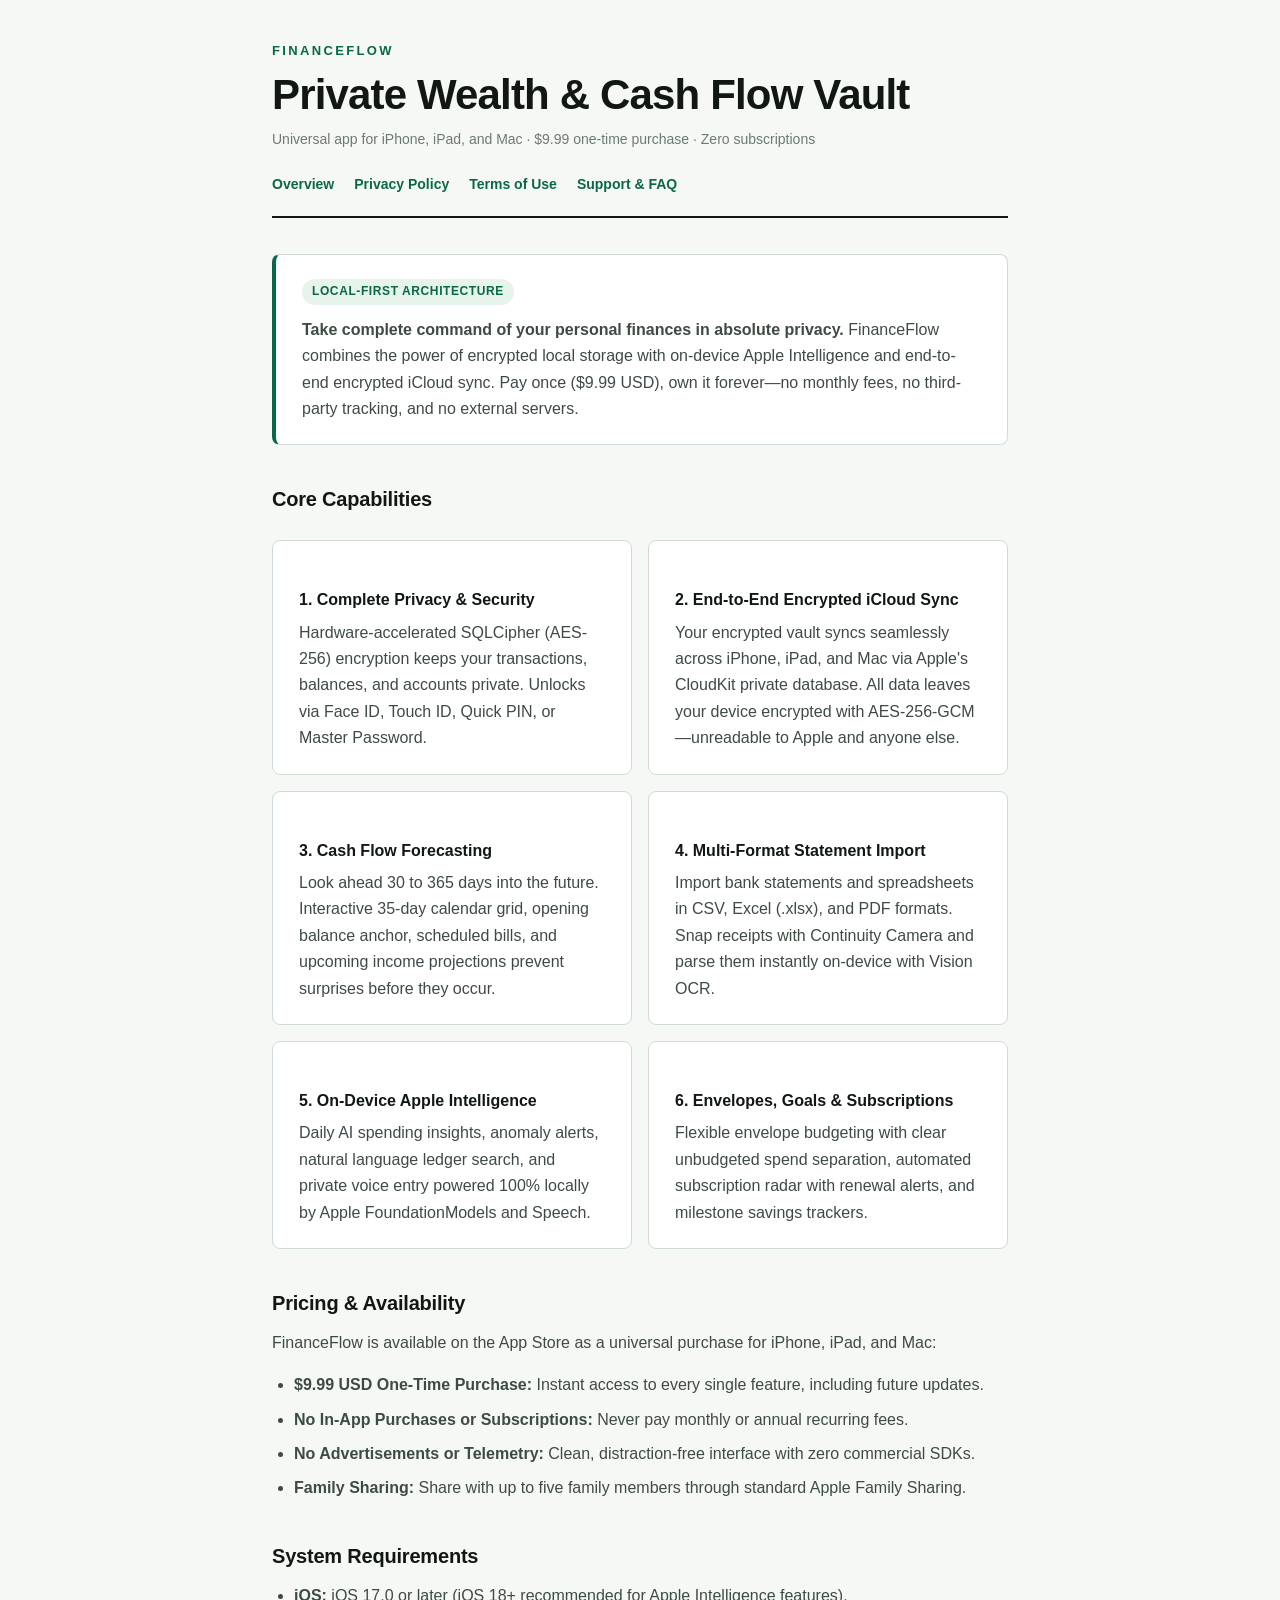
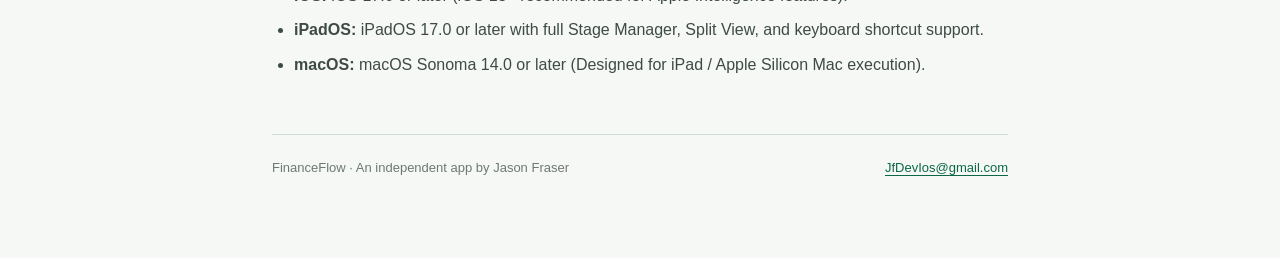
<file: index.html>
<!doctype html>
<html lang="en">
<head>
  <meta charset="utf-8">
  <meta name="viewport" content="width=device-width, initial-scale=1">
  <title>FinanceFlow — Private Wealth &amp; Cash Flow Vault</title>
  <meta name="description" content="FinanceFlow is a private, high-performance personal finance manager for iPhone, iPad, and Mac. 100% on-device processing, zero subscriptions, zero ads, and zero tracking.">
  <link rel="stylesheet" href="./style.css">
</head>
<body>
<div class="wrap">
<header>
  <p class="brand">FinanceFlow</p>
  <h1>Private Wealth &amp; Cash Flow Vault</h1>
  <p class="meta">Universal app for iPhone, iPad, and Mac · $9.99 one-time purchase · Zero subscriptions</p>
  <nav>
    <a href="./index.html">Overview</a>
    <a href="./privacy.html">Privacy Policy</a>
    <a href="./terms.html">Terms of Use</a>
    <a href="./support.html">Support &amp; FAQ</a>
  </nav>
</header>

<div class="card highlight">
  <span class="pill">Local-First Architecture</span>
  <p><strong>Take complete command of your personal finances in absolute privacy.</strong> FinanceFlow combines the power of encrypted local storage with on-device Apple Intelligence and end-to-end encrypted iCloud sync. Pay once ($9.99 USD), own it forever—no monthly fees, no third-party tracking, and no external servers.</p>
</div>

<h2>Core Capabilities</h2>

<div class="grid">
  <div class="card">
    <h3>1. Complete Privacy &amp; Security</h3>
    <p>Hardware-accelerated SQLCipher (AES-256) encryption keeps your transactions, balances, and accounts private. Unlocks via Face ID, Touch ID, Quick PIN, or Master Password.</p>
  </div>
  <div class="card">
    <h3>2. End-to-End Encrypted iCloud Sync</h3>
    <p>Your encrypted vault syncs seamlessly across iPhone, iPad, and Mac via Apple's CloudKit private database. All data leaves your device encrypted with AES-256-GCM—unreadable to Apple and anyone else.</p>
  </div>
  <div class="card">
    <h3>3. Cash Flow Forecasting</h3>
    <p>Look ahead 30 to 365 days into the future. Interactive 35-day calendar grid, opening balance anchor, scheduled bills, and upcoming income projections prevent surprises before they occur.</p>
  </div>
  <div class="card">
    <h3>4. Multi-Format Statement Import</h3>
    <p>Import bank statements and spreadsheets in CSV, Excel (.xlsx), and PDF formats. Snap receipts with Continuity Camera and parse them instantly on-device with Vision OCR.</p>
  </div>
  <div class="card">
    <h3>5. On-Device Apple Intelligence</h3>
    <p>Daily AI spending insights, anomaly alerts, natural language ledger search, and private voice entry powered 100% locally by Apple FoundationModels and Speech.</p>
  </div>
  <div class="card">
    <h3>6. Envelopes, Goals &amp; Subscriptions</h3>
    <p>Flexible envelope budgeting with clear unbudgeted spend separation, automated subscription radar with renewal alerts, and milestone savings trackers.</p>
  </div>
</div>

<h2>Pricing &amp; Availability</h2>
<p>FinanceFlow is available on the App Store as a universal purchase for iPhone, iPad, and Mac:</p>
<ul>
  <li><strong>$9.99 USD One-Time Purchase:</strong> Instant access to every single feature, including future updates.</li>
  <li><strong>No In-App Purchases or Subscriptions:</strong> Never pay monthly or annual recurring fees.</li>
  <li><strong>No Advertisements or Telemetry:</strong> Clean, distraction-free interface with zero commercial SDKs.</li>
  <li><strong>Family Sharing:</strong> Share with up to five family members through standard Apple Family Sharing.</li>
</ul>

<h2>System Requirements</h2>
<ul>
  <li><strong>iOS:</strong> iOS 17.0 or later (iOS 18+ recommended for Apple Intelligence features).</li>
  <li><strong>iPadOS:</strong> iPadOS 17.0 or later with full Stage Manager, Split View, and keyboard shortcut support.</li>
  <li><strong>macOS:</strong> macOS Sonoma 14.0 or later (Designed for iPad / Apple Silicon Mac execution).</li>
</ul>

<footer>
  <div>FinanceFlow · An independent app by Jason Fraser</div>
  <div><a href="mailto:JfDevIos@gmail.com">JfDevIos@gmail.com</a></div>
</footer>
</div>
</body>
</html>
</file>
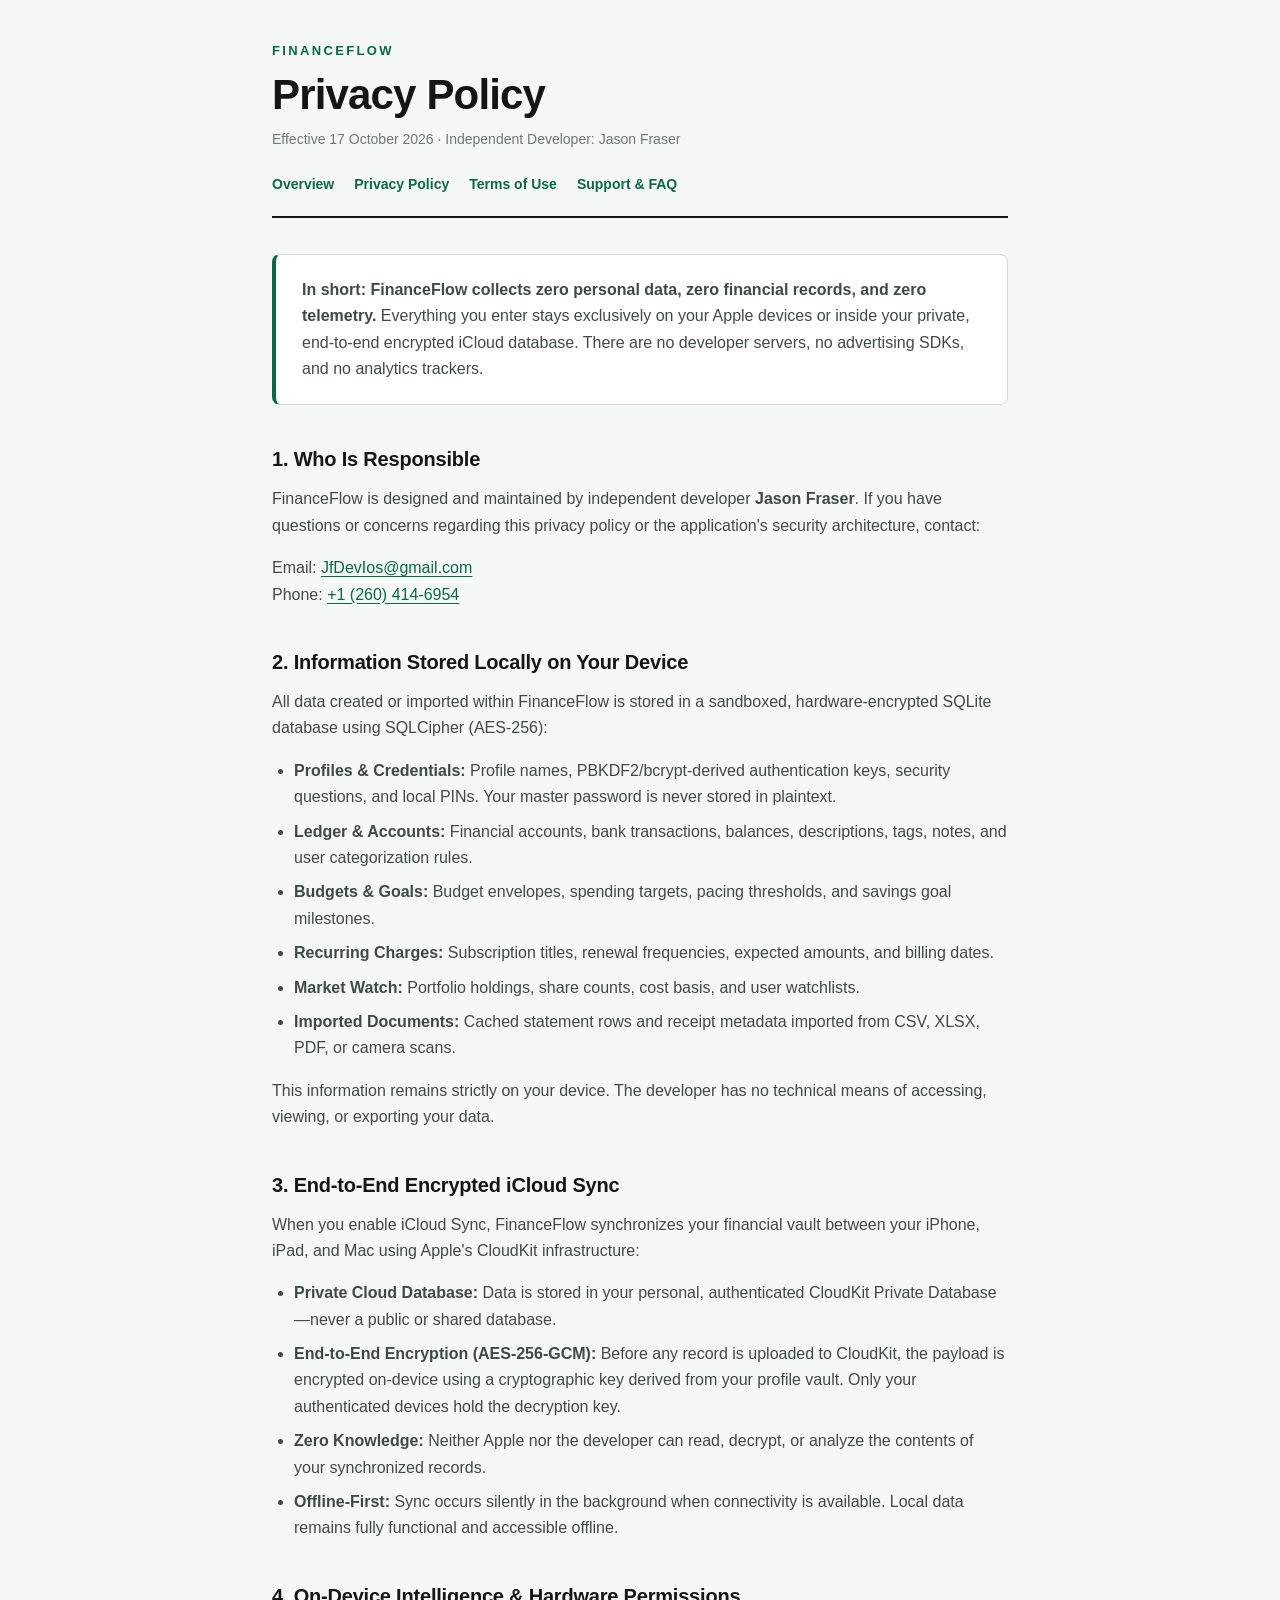
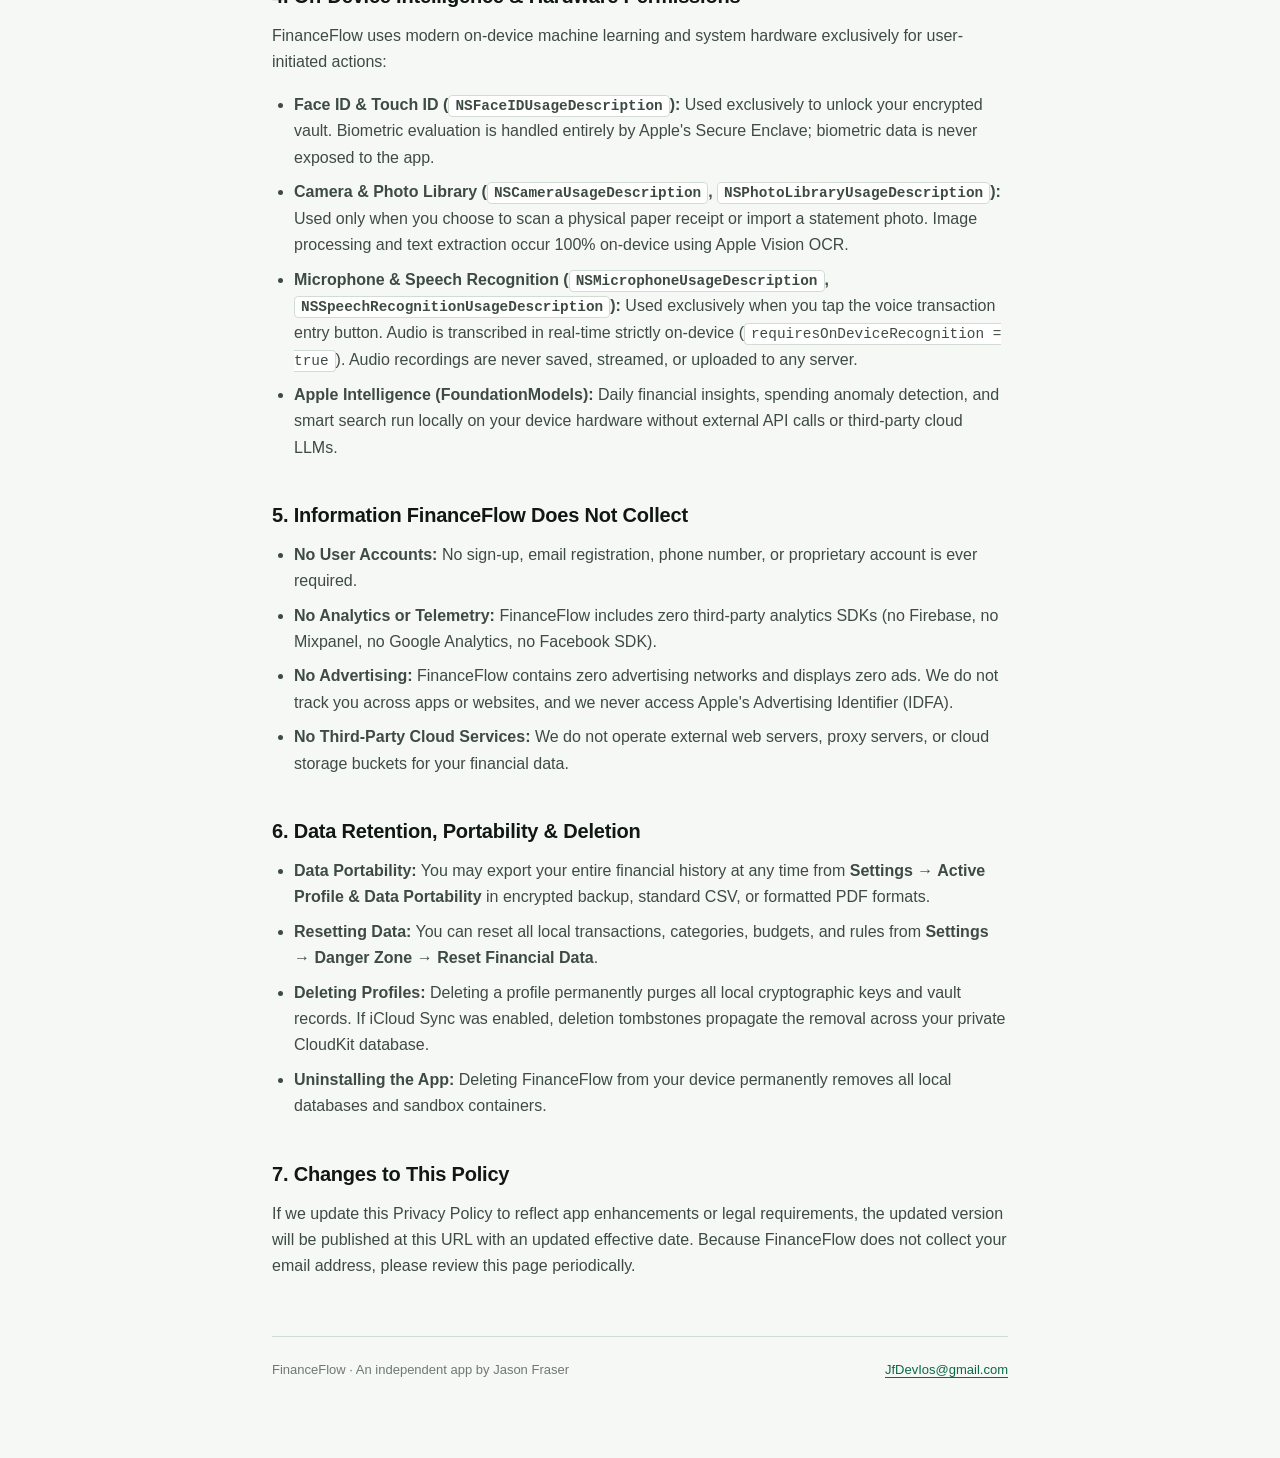
<file: privacy.html>
<!doctype html>
<html lang="en">
<head>
  <meta charset="utf-8">
  <meta name="viewport" content="width=device-width, initial-scale=1">
  <title>Privacy Policy — FinanceFlow</title>
  <meta name="description" content="Privacy Policy for FinanceFlow: 100% on-device processing, zero third-party tracking, zero analytics SDKs, and end-to-end encrypted iCloud sync.">
  <link rel="stylesheet" href="./style.css">
</head>
<body>
<div class="wrap">
<header>
  <p class="brand">FinanceFlow</p>
  <h1>Privacy Policy</h1>
  <p class="meta">Effective 17 October 2026 · Independent Developer: Jason Fraser</p>
  <nav>
    <a href="./index.html">Overview</a>
    <a href="./privacy.html">Privacy Policy</a>
    <a href="./terms.html">Terms of Use</a>
    <a href="./support.html">Support &amp; FAQ</a>
  </nav>
</header>

<div class="card highlight">
  <p><strong>In short: FinanceFlow collects zero personal data, zero financial records, and zero telemetry.</strong> Everything you enter stays exclusively on your Apple devices or inside your private, end-to-end encrypted iCloud database. There are no developer servers, no advertising SDKs, and no analytics trackers.</p>
</div>

<h2>1. Who Is Responsible</h2>
<p>FinanceFlow is designed and maintained by independent developer <strong>Jason Fraser</strong>. If you have questions or concerns regarding this privacy policy or the application's security architecture, contact:</p>
<p>Email: <a href="mailto:JfDevIos@gmail.com">JfDevIos@gmail.com</a><br>Phone: <a href="tel:+12604146954">+1 (260) 414-6954</a></p>

<h2>2. Information Stored Locally on Your Device</h2>
<p>All data created or imported within FinanceFlow is stored in a sandboxed, hardware-encrypted SQLite database using SQLCipher (AES-256):</p>
<ul>
  <li><strong>Profiles &amp; Credentials:</strong> Profile names, PBKDF2/bcrypt-derived authentication keys, security questions, and local PINs. Your master password is never stored in plaintext.</li>
  <li><strong>Ledger &amp; Accounts:</strong> Financial accounts, bank transactions, balances, descriptions, tags, notes, and user categorization rules.</li>
  <li><strong>Budgets &amp; Goals:</strong> Budget envelopes, spending targets, pacing thresholds, and savings goal milestones.</li>
  <li><strong>Recurring Charges:</strong> Subscription titles, renewal frequencies, expected amounts, and billing dates.</li>
  <li><strong>Market Watch:</strong> Portfolio holdings, share counts, cost basis, and user watchlists.</li>
  <li><strong>Imported Documents:</strong> Cached statement rows and receipt metadata imported from CSV, XLSX, PDF, or camera scans.</li>
</ul>
<p>This information remains strictly on your device. The developer has no technical means of accessing, viewing, or exporting your data.</p>

<h2>3. End-to-End Encrypted iCloud Sync</h2>
<p>When you enable iCloud Sync, FinanceFlow synchronizes your financial vault between your iPhone, iPad, and Mac using Apple's CloudKit infrastructure:</p>
<ul>
  <li><strong>Private Cloud Database:</strong> Data is stored in your personal, authenticated CloudKit Private Database—never a public or shared database.</li>
  <li><strong>End-to-End Encryption (AES-256-GCM):</strong> Before any record is uploaded to CloudKit, the payload is encrypted on-device using a cryptographic key derived from your profile vault. Only your authenticated devices hold the decryption key.</li>
  <li><strong>Zero Knowledge:</strong> Neither Apple nor the developer can read, decrypt, or analyze the contents of your synchronized records.</li>
  <li><strong>Offline-First:</strong> Sync occurs silently in the background when connectivity is available. Local data remains fully functional and accessible offline.</li>
</ul>

<h2>4. On-Device Intelligence &amp; Hardware Permissions</h2>
<p>FinanceFlow uses modern on-device machine learning and system hardware exclusively for user-initiated actions:</p>
<ul>
  <li><strong>Face ID &amp; Touch ID (<code>NSFaceIDUsageDescription</code>):</strong> Used exclusively to unlock your encrypted vault. Biometric evaluation is handled entirely by Apple's Secure Enclave; biometric data is never exposed to the app.</li>
  <li><strong>Camera &amp; Photo Library (<code>NSCameraUsageDescription</code>, <code>NSPhotoLibraryUsageDescription</code>):</strong> Used only when you choose to scan a physical paper receipt or import a statement photo. Image processing and text extraction occur 100% on-device using Apple Vision OCR.</li>
  <li><strong>Microphone &amp; Speech Recognition (<code>NSMicrophoneUsageDescription</code>, <code>NSSpeechRecognitionUsageDescription</code>):</strong> Used exclusively when you tap the voice transaction entry button. Audio is transcribed in real-time strictly on-device (<code>requiresOnDeviceRecognition = true</code>). Audio recordings are never saved, streamed, or uploaded to any server.</li>
  <li><strong>Apple Intelligence (FoundationModels):</strong> Daily financial insights, spending anomaly detection, and smart search run locally on your device hardware without external API calls or third-party cloud LLMs.</li>
</ul>

<h2>5. Information FinanceFlow Does Not Collect</h2>
<ul>
  <li><strong>No User Accounts:</strong> No sign-up, email registration, phone number, or proprietary account is ever required.</li>
  <li><strong>No Analytics or Telemetry:</strong> FinanceFlow includes zero third-party analytics SDKs (no Firebase, no Mixpanel, no Google Analytics, no Facebook SDK).</li>
  <li><strong>No Advertising:</strong> FinanceFlow contains zero advertising networks and displays zero ads. We do not track you across apps or websites, and we never access Apple's Advertising Identifier (IDFA).</li>
  <li><strong>No Third-Party Cloud Services:</strong> We do not operate external web servers, proxy servers, or cloud storage buckets for your financial data.</li>
</ul>

<h2>6. Data Retention, Portability &amp; Deletion</h2>
<ul>
  <li><strong>Data Portability:</strong> You may export your entire financial history at any time from <strong>Settings → Active Profile &amp; Data Portability</strong> in encrypted backup, standard CSV, or formatted PDF formats.</li>
  <li><strong>Resetting Data:</strong> You can reset all local transactions, categories, budgets, and rules from <strong>Settings → Danger Zone → Reset Financial Data</strong>.</li>
  <li><strong>Deleting Profiles:</strong> Deleting a profile permanently purges all local cryptographic keys and vault records. If iCloud Sync was enabled, deletion tombstones propagate the removal across your private CloudKit database.</li>
  <li><strong>Uninstalling the App:</strong> Deleting FinanceFlow from your device permanently removes all local databases and sandbox containers.</li>
</ul>

<h2>7. Changes to This Policy</h2>
<p>If we update this Privacy Policy to reflect app enhancements or legal requirements, the updated version will be published at this URL with an updated effective date. Because FinanceFlow does not collect your email address, please review this page periodically.</p>

<footer>
  <div>FinanceFlow · An independent app by Jason Fraser</div>
  <div><a href="mailto:JfDevIos@gmail.com">JfDevIos@gmail.com</a></div>
</footer>
</div>
</body>
</html>
</file>
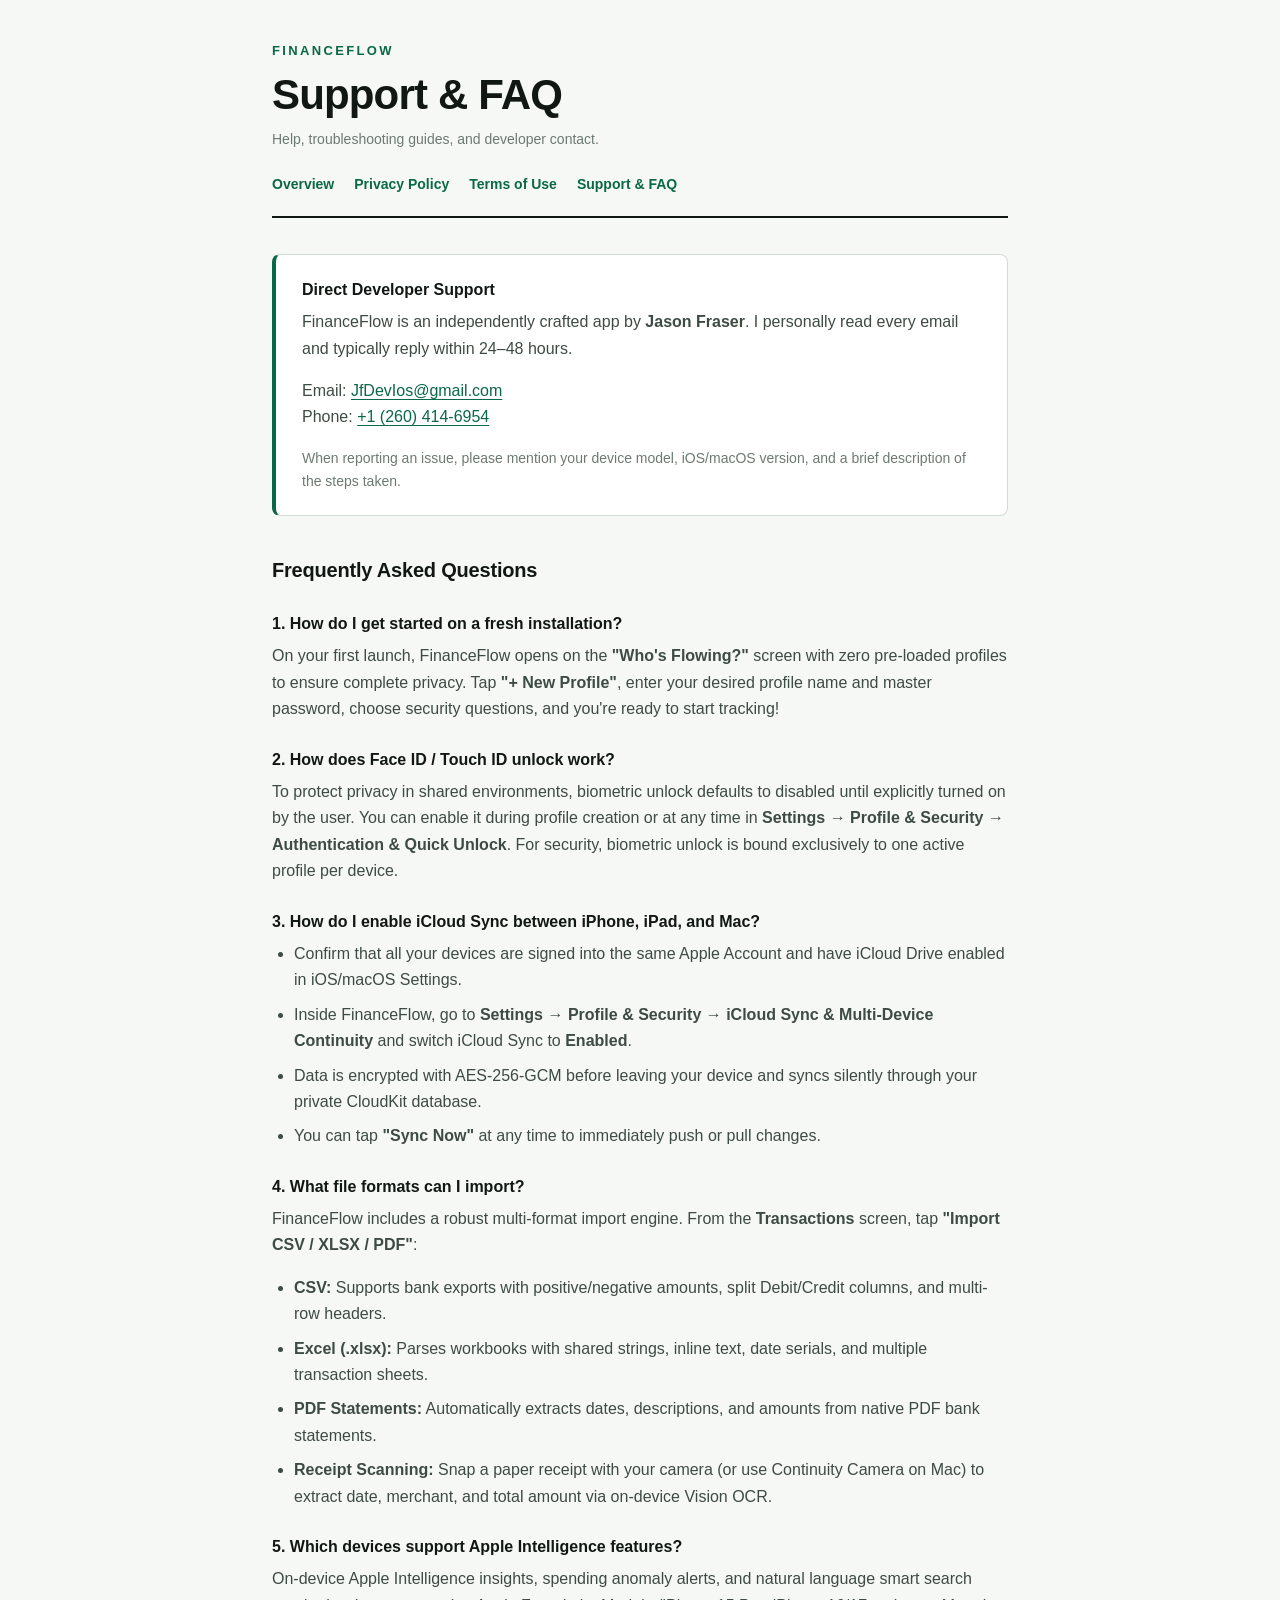
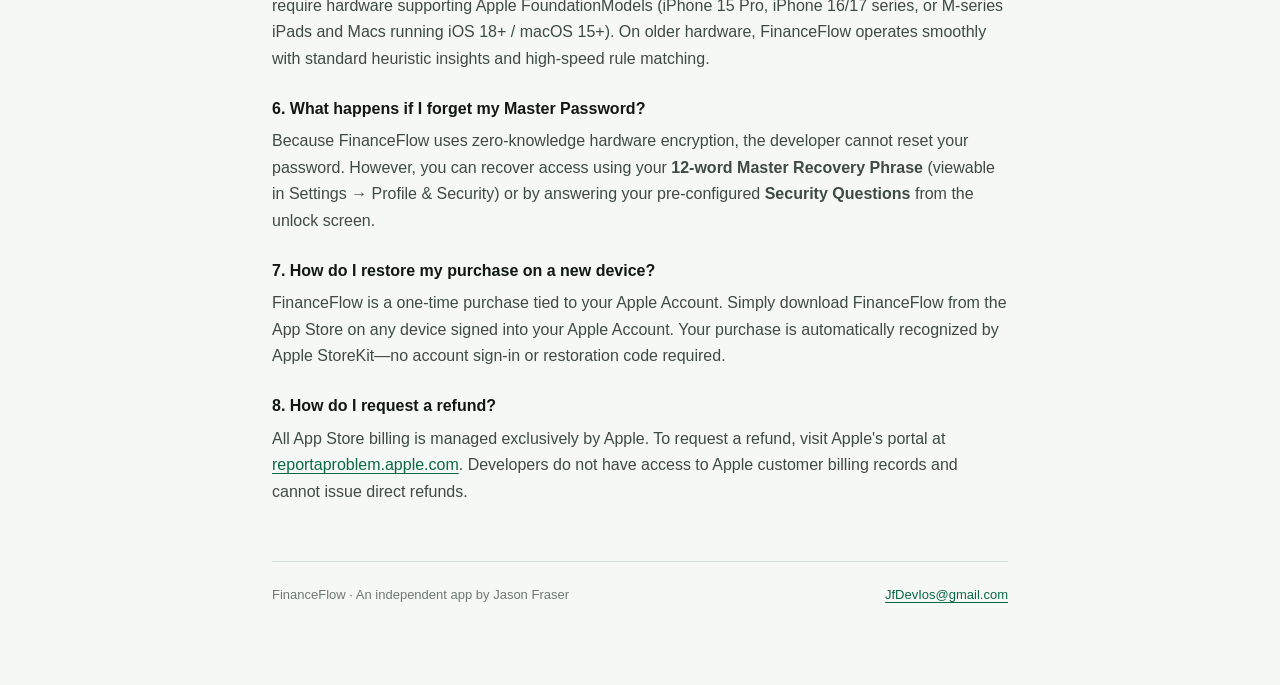
<file: support.html>
<!doctype html>
<html lang="en">
<head>
  <meta charset="utf-8">
  <meta name="viewport" content="width=device-width, initial-scale=1">
  <title>Support &amp; FAQ — FinanceFlow</title>
  <meta name="description" content="Support and FAQ for FinanceFlow: questions, troubleshooting, bug reports, and contact info for developer Jason Fraser.">
  <link rel="stylesheet" href="./style.css">
</head>
<body>
<div class="wrap">
<header>
  <p class="brand">FinanceFlow</p>
  <h1>Support &amp; FAQ</h1>
  <p class="meta">Help, troubleshooting guides, and developer contact.</p>
  <nav>
    <a href="./index.html">Overview</a>
    <a href="./privacy.html">Privacy Policy</a>
    <a href="./terms.html">Terms of Use</a>
    <a href="./support.html">Support &amp; FAQ</a>
  </nav>
</header>

<div class="card highlight">
  <h3 style="margin-top:0">Direct Developer Support</h3>
  <p>FinanceFlow is an independently crafted app by <strong>Jason Fraser</strong>. I personally read every email and typically reply within 24–48 hours.</p>
  <p>Email: <a href="mailto:JfDevIos@gmail.com">JfDevIos@gmail.com</a><br>Phone: <a href="tel:+12604146954">+1 (260) 414-6954</a></p>
  <p class="meta">When reporting an issue, please mention your device model, iOS/macOS version, and a brief description of the steps taken.</p>
</div>

<h2>Frequently Asked Questions</h2>

<h3>1. How do I get started on a fresh installation?</h3>
<p>On your first launch, FinanceFlow opens on the <strong>"Who's Flowing?"</strong> screen with zero pre-loaded profiles to ensure complete privacy. Tap <strong>"+ New Profile"</strong>, enter your desired profile name and master password, choose security questions, and you're ready to start tracking!</p>

<h3>2. How does Face ID / Touch ID unlock work?</h3>
<p>To protect privacy in shared environments, biometric unlock defaults to disabled until explicitly turned on by the user. You can enable it during profile creation or at any time in <strong>Settings → Profile &amp; Security → Authentication &amp; Quick Unlock</strong>. For security, biometric unlock is bound exclusively to one active profile per device.</p>

<h3>3. How do I enable iCloud Sync between iPhone, iPad, and Mac?</h3>
<ul>
  <li>Confirm that all your devices are signed into the same Apple Account and have iCloud Drive enabled in iOS/macOS Settings.</li>
  <li>Inside FinanceFlow, go to <strong>Settings → Profile &amp; Security → iCloud Sync &amp; Multi-Device Continuity</strong> and switch iCloud Sync to <strong>Enabled</strong>.</li>
  <li>Data is encrypted with AES-256-GCM before leaving your device and syncs silently through your private CloudKit database.</li>
  <li>You can tap <strong>"Sync Now"</strong> at any time to immediately push or pull changes.</li>
</ul>

<h3>4. What file formats can I import?</h3>
<p>FinanceFlow includes a robust multi-format import engine. From the <strong>Transactions</strong> screen, tap <strong>"Import CSV / XLSX / PDF"</strong>:</p>
<ul>
  <li><strong>CSV:</strong> Supports bank exports with positive/negative amounts, split Debit/Credit columns, and multi-row headers.</li>
  <li><strong>Excel (.xlsx):</strong> Parses workbooks with shared strings, inline text, date serials, and multiple transaction sheets.</li>
  <li><strong>PDF Statements:</strong> Automatically extracts dates, descriptions, and amounts from native PDF bank statements.</li>
  <li><strong>Receipt Scanning:</strong> Snap a paper receipt with your camera (or use Continuity Camera on Mac) to extract date, merchant, and total amount via on-device Vision OCR.</li>
</ul>

<h3>5. Which devices support Apple Intelligence features?</h3>
<p>On-device Apple Intelligence insights, spending anomaly alerts, and natural language smart search require hardware supporting Apple FoundationModels (iPhone 15 Pro, iPhone 16/17 series, or M-series iPads and Macs running iOS 18+ / macOS 15+). On older hardware, FinanceFlow operates smoothly with standard heuristic insights and high-speed rule matching.</p>

<h3>6. What happens if I forget my Master Password?</h3>
<p>Because FinanceFlow uses zero-knowledge hardware encryption, the developer cannot reset your password. However, you can recover access using your <strong>12-word Master Recovery Phrase</strong> (viewable in Settings → Profile &amp; Security) or by answering your pre-configured <strong>Security Questions</strong> from the unlock screen.</p>

<h3>7. How do I restore my purchase on a new device?</h3>
<p>FinanceFlow is a one-time purchase tied to your Apple Account. Simply download FinanceFlow from the App Store on any device signed into your Apple Account. Your purchase is automatically recognized by Apple StoreKit—no account sign-in or restoration code required.</p>

<h3>8. How do I request a refund?</h3>
<p>All App Store billing is managed exclusively by Apple. To request a refund, visit Apple's portal at <a href="https://reportaproblem.apple.com">reportaproblem.apple.com</a>. Developers do not have access to Apple customer billing records and cannot issue direct refunds.</p>

<footer>
  <div>FinanceFlow · An independent app by Jason Fraser</div>
  <div><a href="mailto:JfDevIos@gmail.com">JfDevIos@gmail.com</a></div>
</footer>
</div>
</body>
</html>
</file>
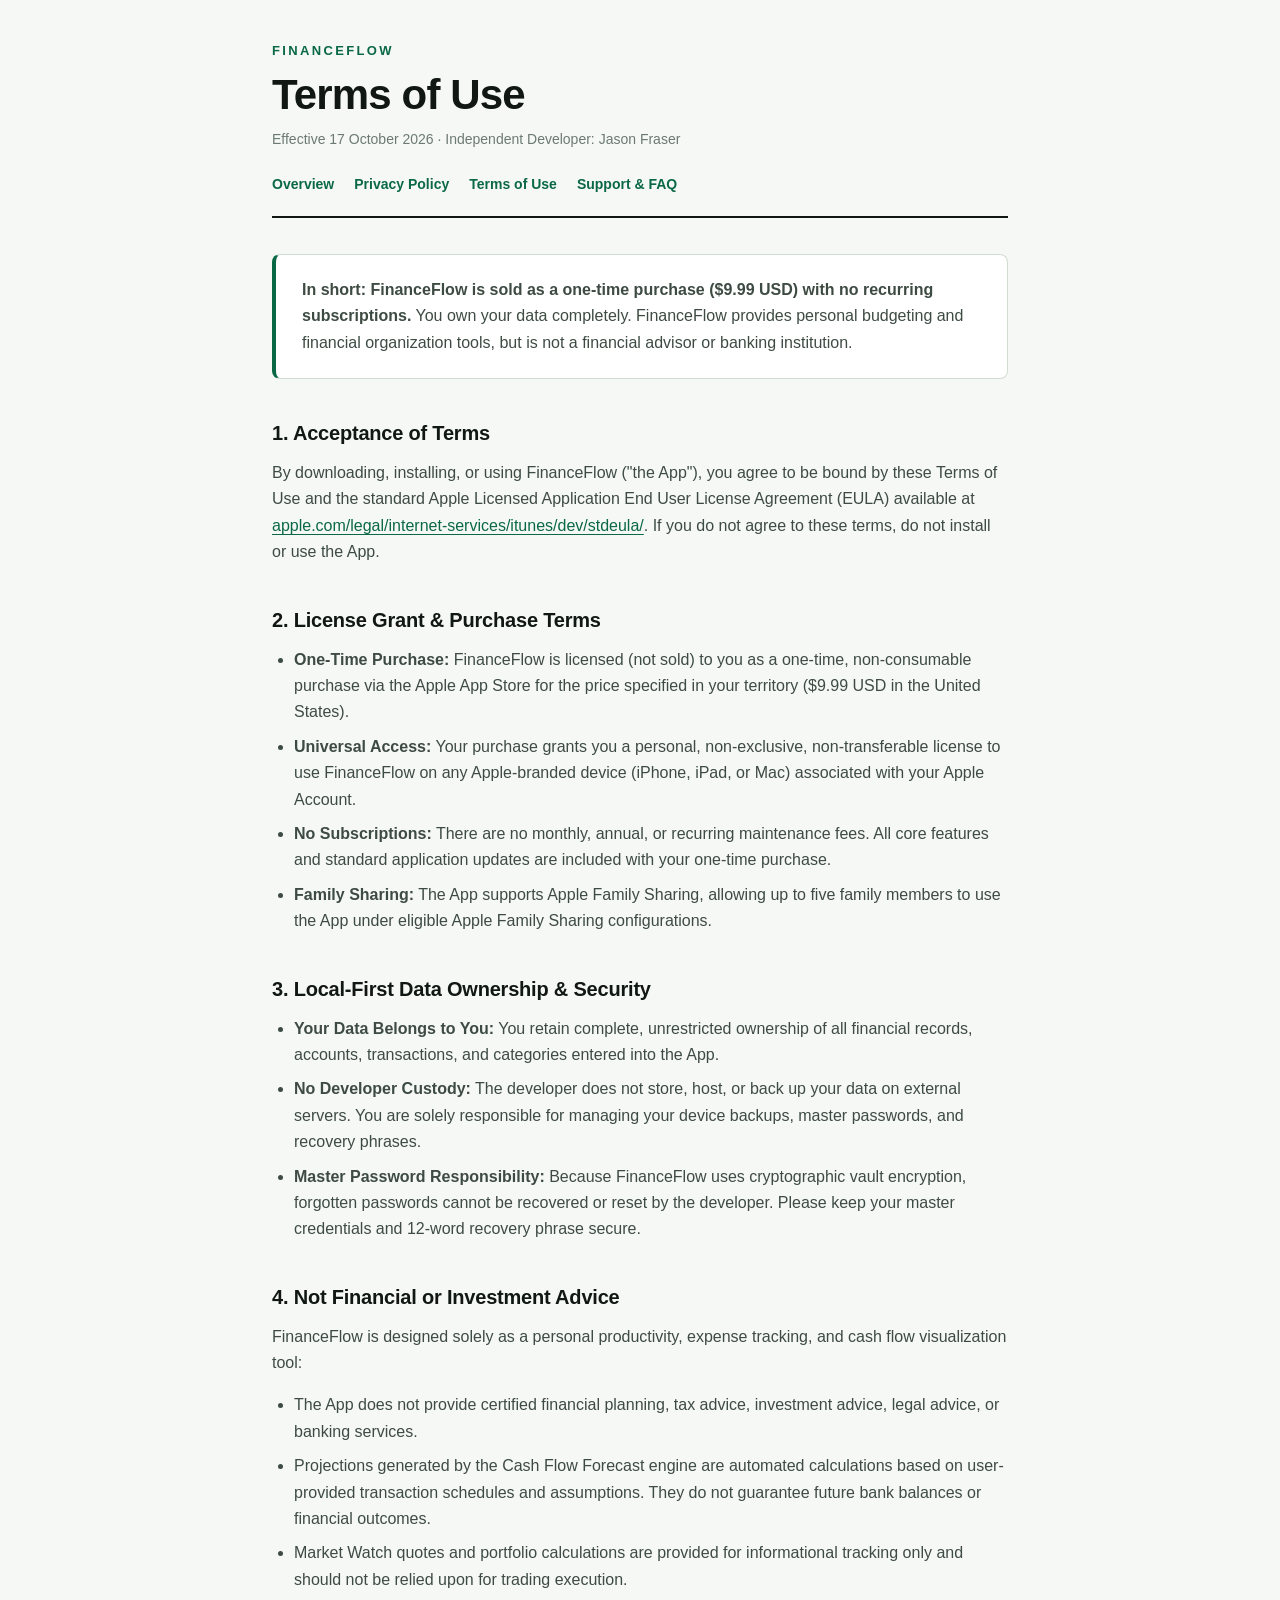
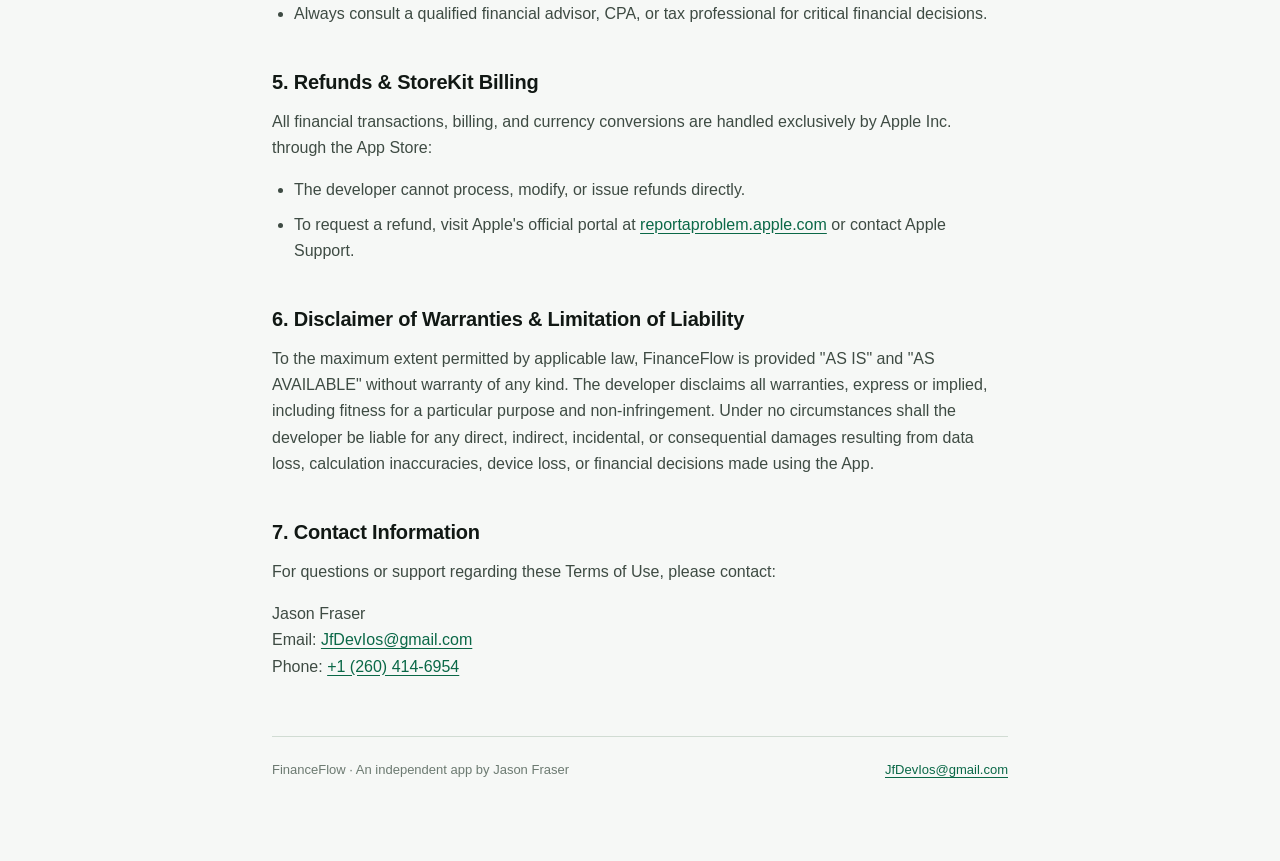
<file: terms.html>
<!doctype html>
<html lang="en">
<head>
  <meta charset="utf-8">
  <meta name="viewport" content="width=device-width, initial-scale=1">
  <title>Terms of Use — FinanceFlow</title>
  <meta name="description" content="Terms of Use for FinanceFlow: one-time purchase license, local-first data ownership, and standard Apple EULA terms.">
  <link rel="stylesheet" href="./style.css">
</head>
<body>
<div class="wrap">
<header>
  <p class="brand">FinanceFlow</p>
  <h1>Terms of Use</h1>
  <p class="meta">Effective 17 October 2026 · Independent Developer: Jason Fraser</p>
  <nav>
    <a href="./index.html">Overview</a>
    <a href="./privacy.html">Privacy Policy</a>
    <a href="./terms.html">Terms of Use</a>
    <a href="./support.html">Support &amp; FAQ</a>
  </nav>
</header>

<div class="card highlight">
  <p><strong>In short: FinanceFlow is sold as a one-time purchase ($9.99 USD) with no recurring subscriptions.</strong> You own your data completely. FinanceFlow provides personal budgeting and financial organization tools, but is not a financial advisor or banking institution.</p>
</div>

<h2>1. Acceptance of Terms</h2>
<p>By downloading, installing, or using FinanceFlow ("the App"), you agree to be bound by these Terms of Use and the standard Apple Licensed Application End User License Agreement (EULA) available at <a href="https://www.apple.com/legal/internet-services/itunes/dev/stdeula/">apple.com/legal/internet-services/itunes/dev/stdeula/</a>. If you do not agree to these terms, do not install or use the App.</p>

<h2>2. License Grant &amp; Purchase Terms</h2>
<ul>
  <li><strong>One-Time Purchase:</strong> FinanceFlow is licensed (not sold) to you as a one-time, non-consumable purchase via the Apple App Store for the price specified in your territory ($9.99 USD in the United States).</li>
  <li><strong>Universal Access:</strong> Your purchase grants you a personal, non-exclusive, non-transferable license to use FinanceFlow on any Apple-branded device (iPhone, iPad, or Mac) associated with your Apple Account.</li>
  <li><strong>No Subscriptions:</strong> There are no monthly, annual, or recurring maintenance fees. All core features and standard application updates are included with your one-time purchase.</li>
  <li><strong>Family Sharing:</strong> The App supports Apple Family Sharing, allowing up to five family members to use the App under eligible Apple Family Sharing configurations.</li>
</ul>

<h2>3. Local-First Data Ownership &amp; Security</h2>
<ul>
  <li><strong>Your Data Belongs to You:</strong> You retain complete, unrestricted ownership of all financial records, accounts, transactions, and categories entered into the App.</li>
  <li><strong>No Developer Custody:</strong> The developer does not store, host, or back up your data on external servers. You are solely responsible for managing your device backups, master passwords, and recovery phrases.</li>
  <li><strong>Master Password Responsibility:</strong> Because FinanceFlow uses cryptographic vault encryption, forgotten passwords cannot be recovered or reset by the developer. Please keep your master credentials and 12-word recovery phrase secure.</li>
</ul>

<h2>4. Not Financial or Investment Advice</h2>
<p>FinanceFlow is designed solely as a personal productivity, expense tracking, and cash flow visualization tool:</p>
<ul>
  <li>The App does not provide certified financial planning, tax advice, investment advice, legal advice, or banking services.</li>
  <li>Projections generated by the Cash Flow Forecast engine are automated calculations based on user-provided transaction schedules and assumptions. They do not guarantee future bank balances or financial outcomes.</li>
  <li>Market Watch quotes and portfolio calculations are provided for informational tracking only and should not be relied upon for trading execution.</li>
  <li>Always consult a qualified financial advisor, CPA, or tax professional for critical financial decisions.</li>
</ul>

<h2>5. Refunds &amp; StoreKit Billing</h2>
<p>All financial transactions, billing, and currency conversions are handled exclusively by Apple Inc. through the App Store:</p>
<ul>
  <li>The developer cannot process, modify, or issue refunds directly.</li>
  <li>To request a refund, visit Apple's official portal at <a href="https://reportaproblem.apple.com">reportaproblem.apple.com</a> or contact Apple Support.</li>
</ul>

<h2>6. Disclaimer of Warranties &amp; Limitation of Liability</h2>
<p>To the maximum extent permitted by applicable law, FinanceFlow is provided "AS IS" and "AS AVAILABLE" without warranty of any kind. The developer disclaims all warranties, express or implied, including fitness for a particular purpose and non-infringement. Under no circumstances shall the developer be liable for any direct, indirect, incidental, or consequential damages resulting from data loss, calculation inaccuracies, device loss, or financial decisions made using the App.</p>

<h2>7. Contact Information</h2>
<p>For questions or support regarding these Terms of Use, please contact:</p>
<p>Jason Fraser<br>Email: <a href="mailto:JfDevIos@gmail.com">JfDevIos@gmail.com</a><br>Phone: <a href="tel:+12604146954">+1 (260) 414-6954</a></p>

<footer>
  <div>FinanceFlow · An independent app by Jason Fraser</div>
  <div><a href="mailto:JfDevIos@gmail.com">JfDevIos@gmail.com</a></div>
</footer>
</div>
</body>
</html>
</file>
<file: style.css>
:root {
  --paper: #F6F8F6;
  --panel: #FFFFFF;
  --rule: #D1DCD3;
  --ink: #111814;
  --ink-2: #3E4B43;
  --ink-3: #6C7A71;
  --accent: #0A6847;
  --accent-soft: #E6F4EA;
  color-scheme: light;
}

@media (prefers-color-scheme: dark) {
  :root {
    --paper: #0B130E;
    --panel: #131E17;
    --rule: #23362A;
    --ink: #F2F7F4;
    --ink-2: #A7B8AD;
    --ink-3: #75867C;
    --accent: #34D399;
    --accent-soft: #143021;
    color-scheme: dark;
  }
}

* {
  box-sizing: border-box;
}

body {
  background: var(--paper);
  color: var(--ink);
  font: 16px/1.65 -apple-system, BlinkMacSystemFont, "SF Pro Text", "Segoe UI", Helvetica, Arial, sans-serif;
  margin: 0;
  padding: 0 20px 80px;
  -webkit-font-smoothing: antialiased;
}

.wrap {
  max-width: 46rem;
  margin: 0 auto;
}

header {
  border-bottom: 2px solid var(--ink);
  padding: 40px 0 20px;
  margin-bottom: 36px;
}

.brand {
  font-size: 13px;
  font-weight: 700;
  letter-spacing: .18em;
  text-transform: uppercase;
  color: var(--accent);
  margin: 0;
}

h1 {
  font-size: clamp(28px, 5vw, 42px);
  line-height: 1.15;
  margin: 10px 0 0;
  letter-spacing: -.02em;
  font-weight: 700;
}

h2 {
  font-size: 20px;
  margin: 38px 0 10px;
  letter-spacing: -.01em;
  color: var(--ink);
}

h3 {
  font-size: 16px;
  margin: 24px 0 6px;
  color: var(--ink);
}

p, li {
  color: var(--ink-2);
}

p {
  margin: 0 0 16px;
}

ul {
  padding-left: 22px;
  margin: 0 0 16px;
}

li {
  margin-bottom: 8px;
}

a {
  color: var(--accent);
  text-underline-offset: 3px;
  transition: opacity .15s ease;
}

a:hover {
  opacity: .8;
}

code {
  font-family: ui-monospace, "SF Mono", Menlo, Consolas, monospace;
  font-size: .9em;
  background: var(--panel);
  border: 1px solid var(--rule);
  padding: 2px 6px;
  border-radius: 4px;
}

.meta {
  font-size: 14px;
  color: var(--ink-3);
  margin: 8px 0 0;
}

nav {
  display: flex;
  gap: 20px;
  margin-top: 22px;
  font-size: 14px;
  font-weight: 600;
}

nav a {
  text-decoration: none;
}

nav a:hover {
  text-decoration: underline;
}

.card {
  background: var(--panel);
  border: 1px solid var(--rule);
  border-radius: 8px;
  padding: 22px 26px;
  margin: 24px 0;
}

.card.highlight {
  border-left: 4px solid var(--accent);
  background: var(--panel);
}

.card p:last-child {
  margin-bottom: 0;
}

.pill {
  display: inline-block;
  padding: 3px 10px;
  font-size: 12px;
  font-weight: 600;
  border-radius: 999px;
  background: var(--accent-soft);
  color: var(--accent);
  text-transform: uppercase;
  letter-spacing: .05em;
  margin-bottom: 12px;
}

.grid {
  display: grid;
  grid-template-columns: repeat(auto-fit, minmax(240px, 1fr));
  gap: 16px;
  margin: 24px 0;
}

.grid .card {
  margin: 0;
}

footer {
  border-top: 1px solid var(--rule);
  margin-top: 56px;
  padding-top: 22px;
  font-size: 13px;
  color: var(--ink-3);
  display: flex;
  flex-direction: column;
  gap: 8px;
}

@media (min-width: 600px) {
  footer {
    flex-direction: row;
    justify-content: space-between;
    align-items: center;
  }
}
</file>
